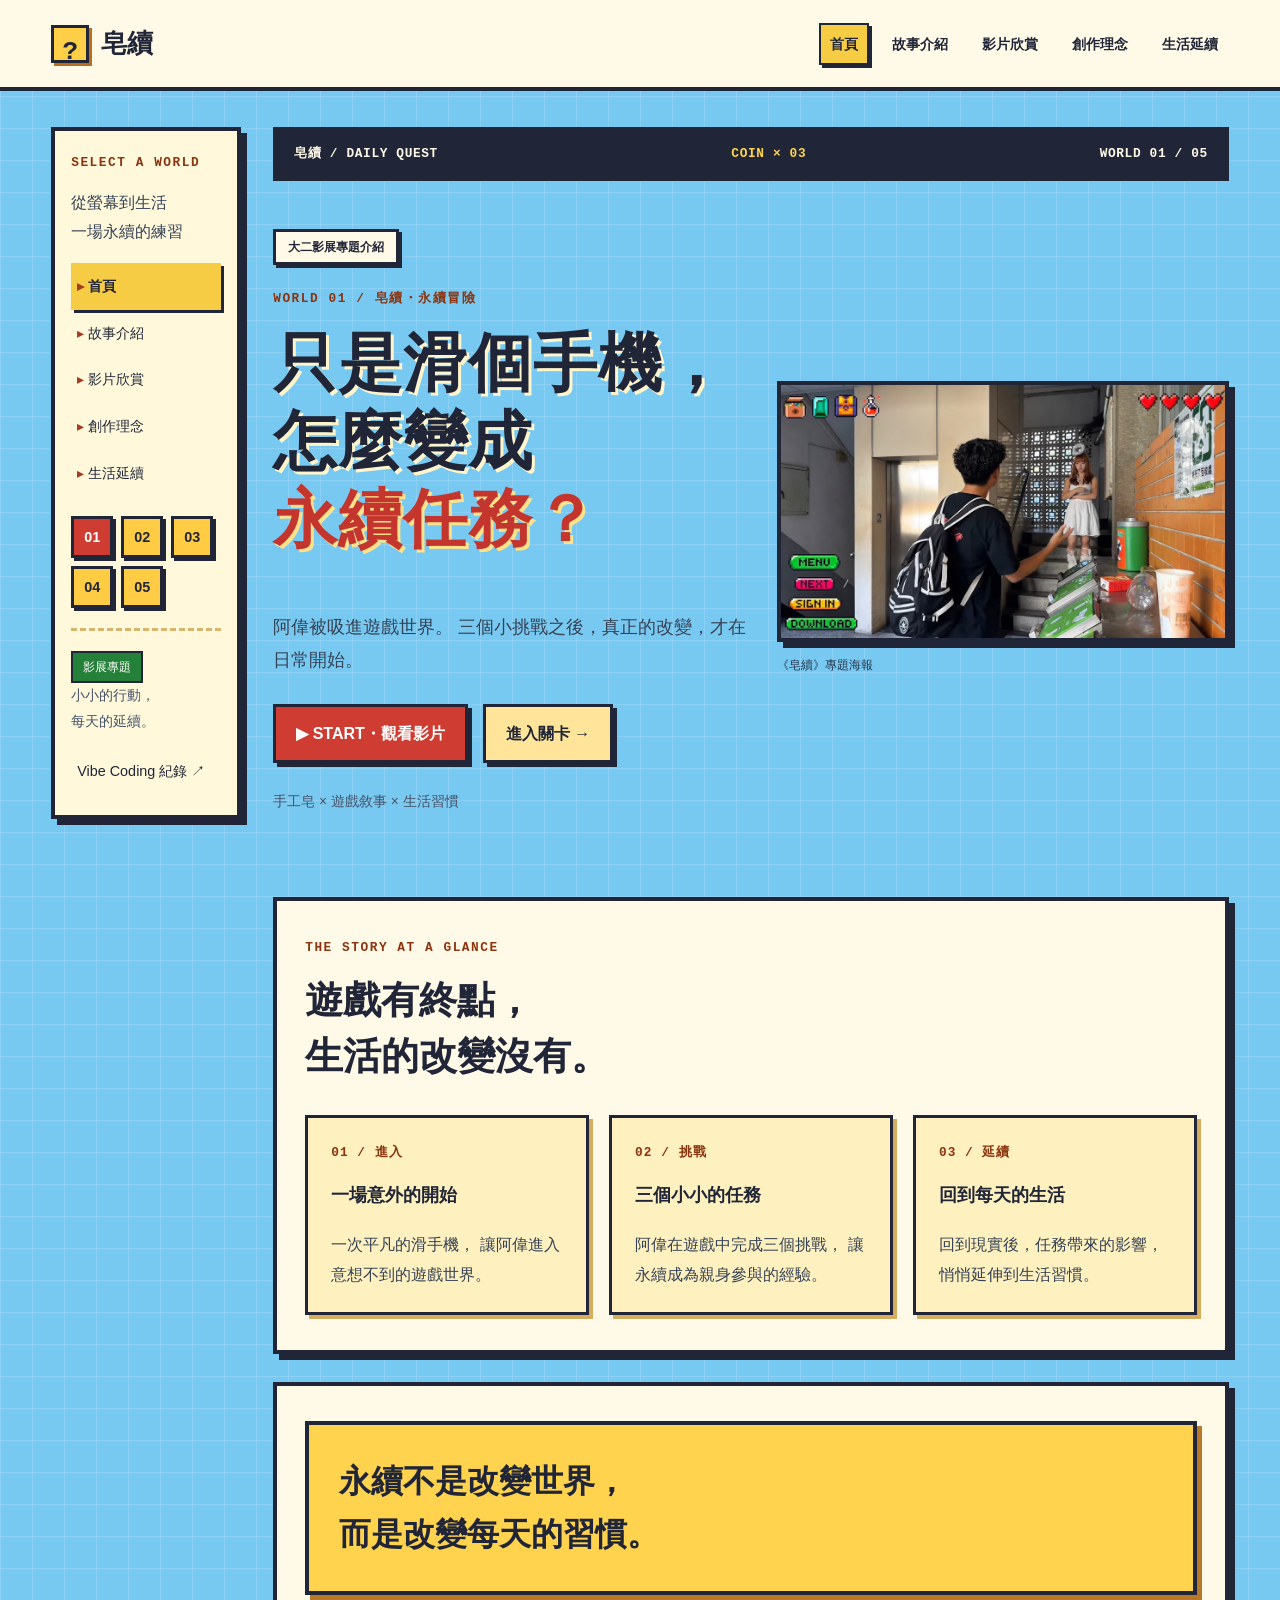
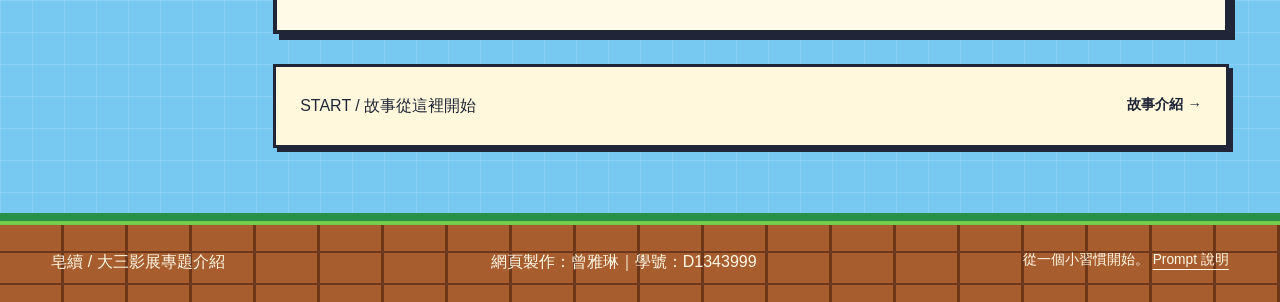
<file: index.html>
<!DOCTYPE html>
<html lang="zh-Hant">
<head>
    <meta charset="UTF-8">
    <meta name="viewport" content="width=device-width, initial-scale=1.0">

    <title>皂續｜從遊戲開始，讓永續走進生活</title>

    <!-- SEO 網站介紹 -->
    <meta name="description"
          content="阿偉只是滑手機，卻被吸進永續任務！透過三個小挑戰，探索手工皂與永續生活的連結。">
    <meta name="robots" content="index,follow">
    <meta name="theme-color" content="#78c9f2">

    <!-- 社群分享資訊 -->
    <meta property="og:type" content="website">
    <meta property="og:locale" content="zh_TW">
    <meta property="og:title" content="皂續｜永續生活的闖關冒險">
    <meta property="og:description"
          content="遊戲有終點，生活的改變沒有。一起跟著阿偉展開永續任務。">

    <meta name="twitter:card" content="summary">
    <meta name="twitter:title" content="皂續｜永續生活的闖關冒險">
    <meta name="twitter:description"
          content="從遊戲世界回到日常，讓永續成為每天的習慣。">

    <!-- 網站圖示 -->
    <link rel="icon" href="images/favicon.svg" type="image/svg+xml">

    <!-- 分開的 CSS 檔案 -->
    <link rel="stylesheet" href="css/base.css">
    <link rel="stylesheet" href="css/layout.css">
    <link rel="stylesheet" href="css/components.css">
    <link rel="stylesheet" href="css/responsive.css">

    <!-- JavaScript -->
    <script src="js/main.js" defer></script>

    <!-- SEO 結構化資料 -->
    <script type="application/ld+json">
    {
        "@context": "https://schema.org",
        "@type": "WebPage",
        "name": "皂續｜從遊戲開始，讓永續走進生活",
        "description": "介紹阿偉進入遊戲世界、完成永續任務的影展專題。",
        "inLanguage": "zh-Hant",
        "about": {
            "@type": "CreativeWork",
            "name": "皂續",
            "sameAs": "https://youtu.be/EJ3cylweSbk"
        }
    }
    </script>
</head>

<body>
    <!-- 鍵盤操作可直接跳到內容 -->
    <a class="skip" href="#main">跳至主要內容</a>

    <!-- 頁首與主要導覽列 -->
    <header class="header">
        <a class="brand" href="index.html">
            <span aria-hidden="true">?</span>
            皂續
        </a>

        <nav class="nav" aria-label="主要導覽">
            <a href="index.html" aria-current="page">首頁</a>
            <a href="story.html">故事介紹</a>
            <a href="watch.html">影片欣賞</a>
            <a href="concept.html">創作理念</a>
            <a href="daily.html">生活延續</a>
        </nav>
    </header>

    <!-- CSS Grid：側邊欄與主要內容 -->
    <div class="shell">

        <!-- 側邊欄 -->
        <aside class="sidebar" aria-label="專題側邊欄">
            <p class="eyebrow">SELECT A WORLD</p>

            <p class="sidebar-caption">
                從螢幕到生活<br>
                一場永續的練習
            </p>

            <nav class="side-links" aria-label="分頁導覽">
                <a href="index.html" aria-current="page">首頁</a>
                <a href="story.html">故事介紹</a>
                <a href="watch.html">影片欣賞</a>
                <a href="concept.html">創作理念</a>
                <a href="daily.html">生活延續</a>
            </nav>

            <!-- 關卡選單 -->
            <nav class="level-strip" aria-label="關卡快速選擇">
                <a href="index.html"
                   aria-label="第1關：首頁"
                   aria-current="page">01</a>

                <a href="story.html"
                   aria-label="第2關：故事介紹">02</a>

                <a href="watch.html"
                   aria-label="第3關：影片欣賞">03</a>

                <a href="concept.html"
                   aria-label="第4關：創作理念">04</a>

                <a href="daily.html"
                   aria-label="第5關：生活延續">05</a>
            </nav>

            <div class="note">
                <span class="pill">影展專題</span>

                <p class="muted">
                    小小的行動，<br>
                    每天的延續。
                </p>

                <a href="PROMPTS.md">Vibe Coding 紀錄 ↗</a>
            </div>
        </aside>

        <!-- 主要內容 -->
        <main id="main">

            <!-- 遊戲狀態列 -->
            <div class="game-hud" aria-label="目前關卡">
                <span>皂續 / DAILY QUEST</span>
                <span class="coin">COIN × 03</span>
                <span>WORLD 01 / 05</span>
            </div>

            <!-- 首頁主視覺 -->
            <section class="hero">
                <div>
                    <span class="tag">大二影展專題介紹</span>

                    <p class="eyebrow">
                        WORLD 01 / 皂續・永續冒險
                    </p>

                    <h1>
                        只是滑個手機，<br>
                        怎麼變成<br>
                        <span class="accent">永續任務？</span>
                    </h1>

                    <p class="lead">
                        阿偉被吸進遊戲世界。
                        三個小挑戰之後，真正的改變，才在日常開始。
                    </p>

                    <div class="actions">
                        <a class="button" href="watch.html">
                            ▶ START・觀看影片
                        </a>

                        <a class="button secondary" href="story.html">
                            進入關卡 →
                        </a>
                    </div>

                    <p class="muted">
                        手工皂 × 遊戲敘事 × 生活習慣
                    </p>
                </div>

                <div class="art">
                    <figure>
                        <img
    src="images/poster.jpg"
    width="640"
    alt="皂續專題海報">

                        <figcaption>《皂續》專題海報</figcaption>
                    </figure>
                </div>
            </section>

            <!-- 故事概要 -->
            <section class="section" id="overview">
                <p class="eyebrow">THE STORY AT A GLANCE</p>

                <h2>
                    遊戲有終點，<br>
                    生活的改變沒有。
                </h2>

                <div class="grid">
                    <article class="card">
                        <p class="number">01 / 進入</p>
                        <h3>一場意外的開始</h3>

                        <p>
                            一次平凡的滑手機，
                            讓阿偉進入意想不到的遊戲世界。
                        </p>
                    </article>

                    <article class="card">
                        <p class="number">02 / 挑戰</p>
                        <h3>三個小小的任務</h3>

                        <p>
                            阿偉在遊戲中完成三個挑戰，
                            讓永續成為親身參與的經驗。
                        </p>
                    </article>

                    <article class="card">
                        <p class="number">03 / 延續</p>
                        <h3>回到每天的生活</h3>

                        <p>
                            回到現實後，任務帶來的影響，
                            悄悄延伸到生活習慣。
                        </p>
                    </article>
                </div>
            </section>

            <!-- 專題核心理念 -->
            <section class="section">
                <blockquote class="quote">
                    <p>
                        永續不是改變世界，<br>
                        而是改變每天的習慣。
                    </p>
                </blockquote>
            </section>

            <!-- 分頁連結 -->
            <nav class="pagination" aria-label="上一頁與下一頁">
                <span>START / 故事從這裡開始</span>
                <a href="story.html">故事介紹 →</a>
            </nav>

        </main>
    </div>

    <!-- 頁尾 -->
    <footer class="footer">
        <span>皂續 / 大三影展專題介紹</span>
<span>網頁製作：曾雅琳｜學號：D1343999</span>

        <span class="muted">
            從一個小習慣開始。
            <a href="PROMPTS.md">Prompt 說明</a>
        </span>
    </footer>
</body>
</html>
</file>
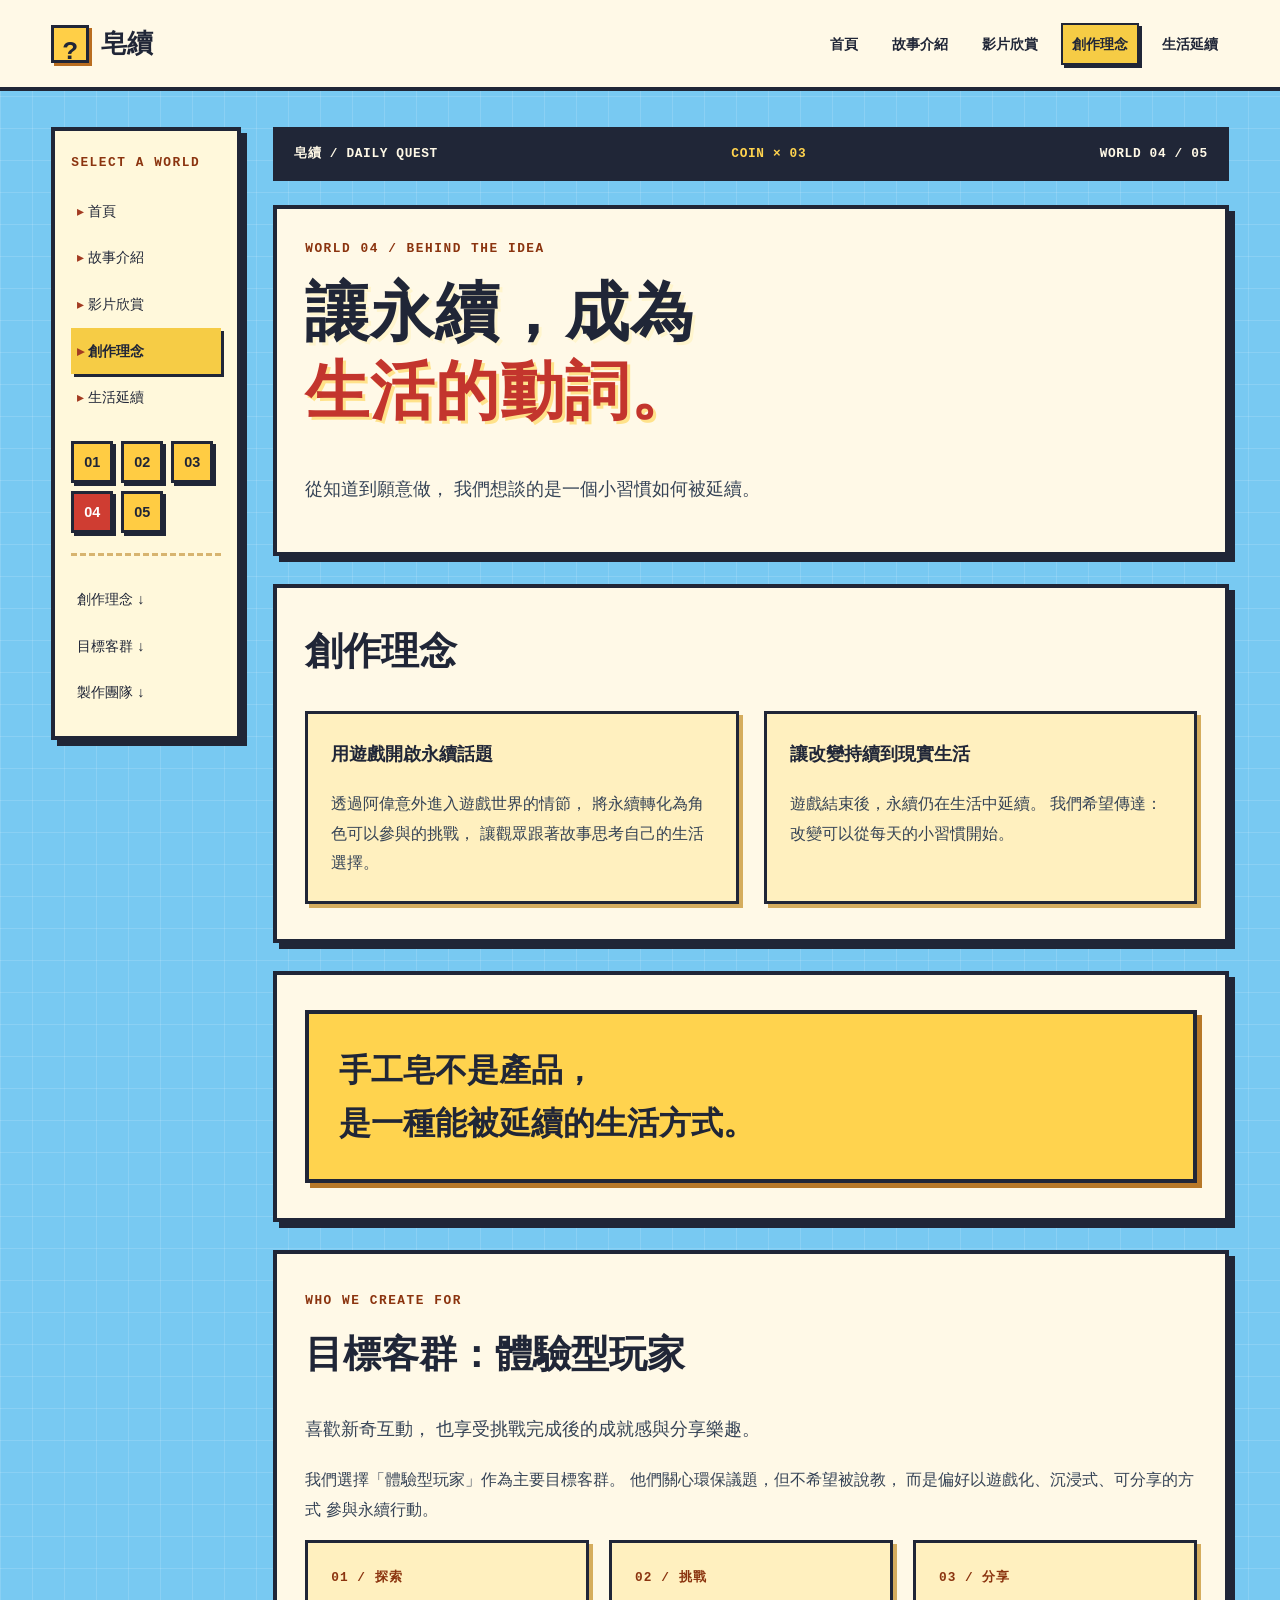
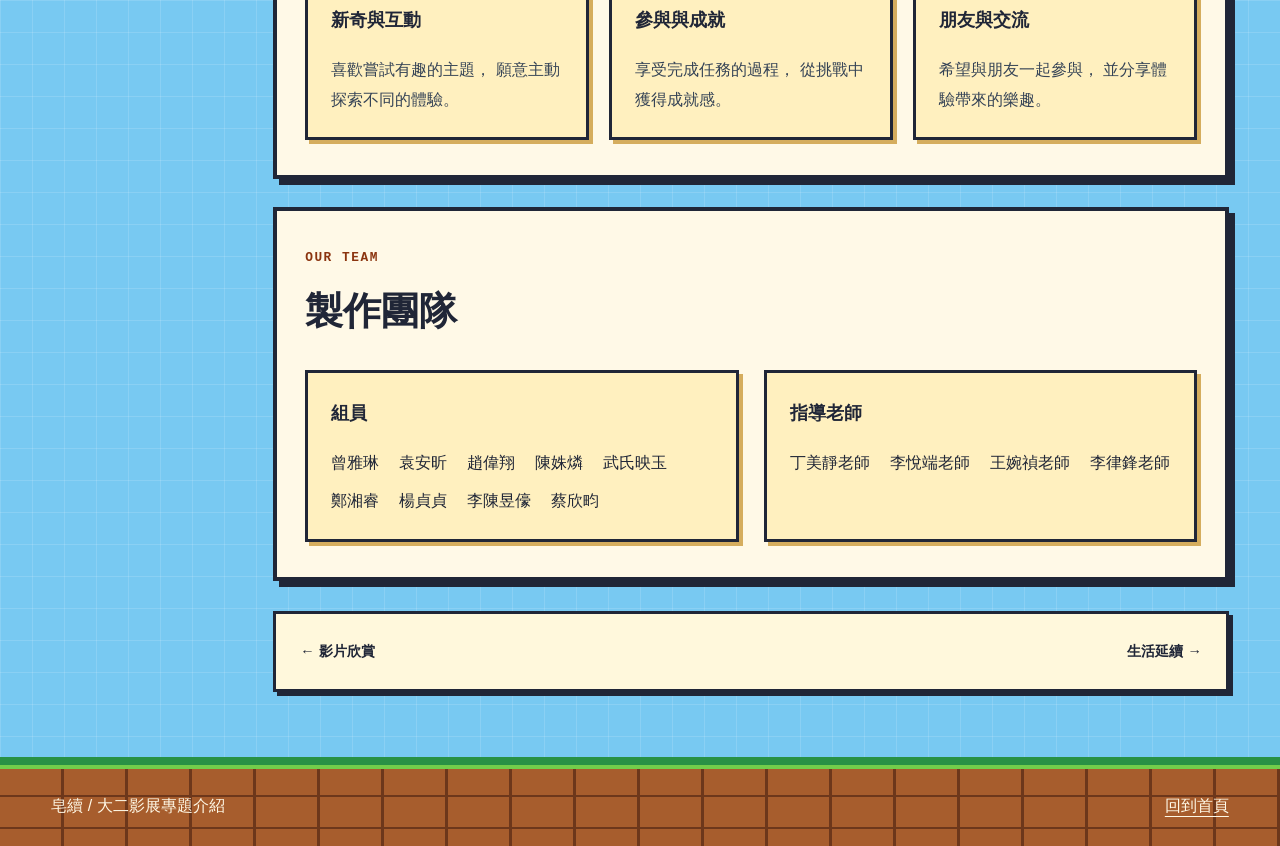
<file: concept.html>
<!DOCTYPE html>
<html lang="zh-Hant">
<head>
    <meta charset="UTF-8">
    <meta name="viewport" content="width=device-width, initial-scale=1.0">

    <title>創作理念與團隊｜皂續</title>
    <meta name="description"
          content="認識《皂續》的創作理念、體驗型玩家目標客群，以及製作團隊與指導老師。">
    <meta name="robots" content="index,follow">
    <meta name="theme-color" content="#78c9f2">

    <meta property="og:type" content="website">
    <meta property="og:locale" content="zh_TW">
    <meta property="og:title" content="創作理念與團隊｜皂續">
    <meta property="og:description"
          content="以遊戲化體驗連結手工皂與永續生活，讓改變成為每天的習慣。">

    <meta name="twitter:card" content="summary">
    <meta name="twitter:title" content="創作理念與團隊｜皂續">
    <meta name="twitter:description"
          content="認識皂續的創作理念、目標客群與製作團隊。">

    <link rel="stylesheet" href="css/base.css">
    <link rel="stylesheet" href="css/layout.css">
    <link rel="stylesheet" href="css/components.css">
    <link rel="stylesheet" href="css/responsive.css">

    <script type="application/ld+json">
    {
        "@context": "https://schema.org",
        "@type": "WebPage",
        "name": "創作理念與團隊｜皂續",
        "description": "介紹皂續的創作理念、目標客群與製作團隊。",
        "inLanguage": "zh-Hant",
        "about": {
            "@type": "CreativeWork",
            "name": "皂續",
            "sameAs": "https://youtu.be/EJ3cylweSbk"
        }
    }
    </script>
</head>

<body>
    <a class="skip" href="#main">跳至主要內容</a>

    <header class="header">
        <a class="brand" href="index.html">
            <span aria-hidden="true">?</span> 皂續
        </a>

        <nav class="nav" aria-label="主要導覽">
            <a href="index.html">首頁</a>
            <a href="story.html">故事介紹</a>
            <a href="watch.html">影片欣賞</a>
            <a href="concept.html" aria-current="page">創作理念</a>
            <a href="daily.html">生活延續</a>
        </nav>
    </header>

    <div class="shell">
        <aside class="sidebar" aria-label="專題側邊欄">
            <p class="eyebrow">SELECT A WORLD</p>

            <nav class="side-links" aria-label="分頁導覽">
                <a href="index.html">首頁</a>
                <a href="story.html">故事介紹</a>
                <a href="watch.html">影片欣賞</a>
                <a href="concept.html" aria-current="page">創作理念</a>
                <a href="daily.html">生活延續</a>
            </nav>

            <nav class="level-strip" aria-label="關卡快速選擇">
                <a href="index.html" aria-label="第1關：首頁">01</a>
                <a href="story.html" aria-label="第2關：故事介紹">02</a>
                <a href="watch.html" aria-label="第3關：影片欣賞">03</a>
                <a href="concept.html"
                   aria-label="第4關：創作理念"
                   aria-current="page">04</a>
                <a href="daily.html" aria-label="第5關：生活延續">05</a>
            </nav>

            <div class="note">
                <a href="#idea">創作理念 ↓</a>
                <a href="#audience">目標客群 ↓</a>
                <a href="#team">製作團隊 ↓</a>
            </div>
        </aside>

        <main id="main">
            <div class="game-hud" aria-label="目前關卡">
                <span>皂續 / DAILY QUEST</span>
                <span class="coin">COIN × 03</span>
                <span>WORLD 04 / 05</span>
            </div>

            <header class="page-head">
                <p class="eyebrow">WORLD 04 / BEHIND THE IDEA</p>

                <h1>
                    讓永續，成為<br>
                    <span class="accent">生活的動詞。</span>
                </h1>

                <p class="lead">
                    從知道到願意做，
                    我們想談的是一個小習慣如何被延續。
                </p>
            </header>

            <section class="section" id="idea">
                <h2>創作理念</h2>

                <div class="split">
                    <article class="card">
                        <h3>用遊戲開啟永續話題</h3>
                        <p>
                            透過阿偉意外進入遊戲世界的情節，
                            將永續轉化為角色可以參與的挑戰，
                            讓觀眾跟著故事思考自己的生活選擇。
                        </p>
                    </article>

                    <article class="card">
                        <h3>讓改變持續到現實生活</h3>
                        <p>
                            遊戲結束後，永續仍在生活中延續。
                            我們希望傳達：
                            改變可以從每天的小習慣開始。
                        </p>
                    </article>
                </div>
            </section>

            <section class="section">
                <blockquote class="quote">
                    <p>
                        手工皂不是產品，<br>
                        是一種能被延續的生活方式。
                    </p>
                </blockquote>
            </section>

            <section class="section" id="audience">
                <p class="eyebrow">WHO WE CREATE FOR</p>
                <h2>目標客群：體驗型玩家</h2>

                <p class="lead">
                    喜歡新奇互動，
                    也享受挑戰完成後的成就感與分享樂趣。
                </p>

                <p>
                    我們選擇「體驗型玩家」作為主要目標客群。
                    他們關心環保議題，但不希望被說教，
                    而是偏好以遊戲化、沉浸式、可分享的方式
                    參與永續行動。
                </p>

                <div class="grid">
                    <article class="card">
                        <p class="number">01 / 探索</p>
                        <h3>新奇與互動</h3>
                        <p>
                            喜歡嘗試有趣的主題，
                            願意主動探索不同的體驗。
                        </p>
                    </article>

                    <article class="card">
                        <p class="number">02 / 挑戰</p>
                        <h3>參與與成就</h3>
                        <p>
                            享受完成任務的過程，
                            從挑戰中獲得成就感。
                        </p>
                    </article>

                    <article class="card">
                        <p class="number">03 / 分享</p>
                        <h3>朋友與交流</h3>
                        <p>
                            希望與朋友一起參與，
                            並分享體驗帶來的樂趣。
                        </p>
                    </article>
                </div>
            </section>

            <section class="section" id="team">
                <p class="eyebrow">OUR TEAM</p>
                <h2>製作團隊</h2>

                <div class="split">
                    <article class="card">
                        <h3>組員</h3>
                        <ul class="name-list">
                            <li>曾雅琳</li>
                            <li>袁安昕</li>
                            <li>趙偉翔</li>
                            <li>陳姝燐</li>
                            <li>武氏映玉</li>
                            <li>鄭湘睿</li>
                            <li>楊貞貞</li>
                            <li>李陳昱儫</li>
                            <li>蔡欣畇</li>
                        </ul>
                    </article>

                    <article class="card">
                        <h3>指導老師</h3>
                        <ul class="name-list">
                            <li>丁美靜老師</li>
                            <li>李悅端老師</li>
                            <li>王婉禎老師</li>
                            <li>李律鋒老師</li>
                        </ul>
                    </article>
                </div>
            </section>

            <nav class="pagination" aria-label="上一頁與下一頁">
                <a href="watch.html">← 影片欣賞</a>
                <a href="daily.html">生活延續 →</a>
            </nav>
        </main>
    </div>

    <footer class="footer">
        <span>皂續 / 大二影展專題介紹</span>
        <a href="index.html">回到首頁</a>
    </footer>
</body>
</html>
</file>
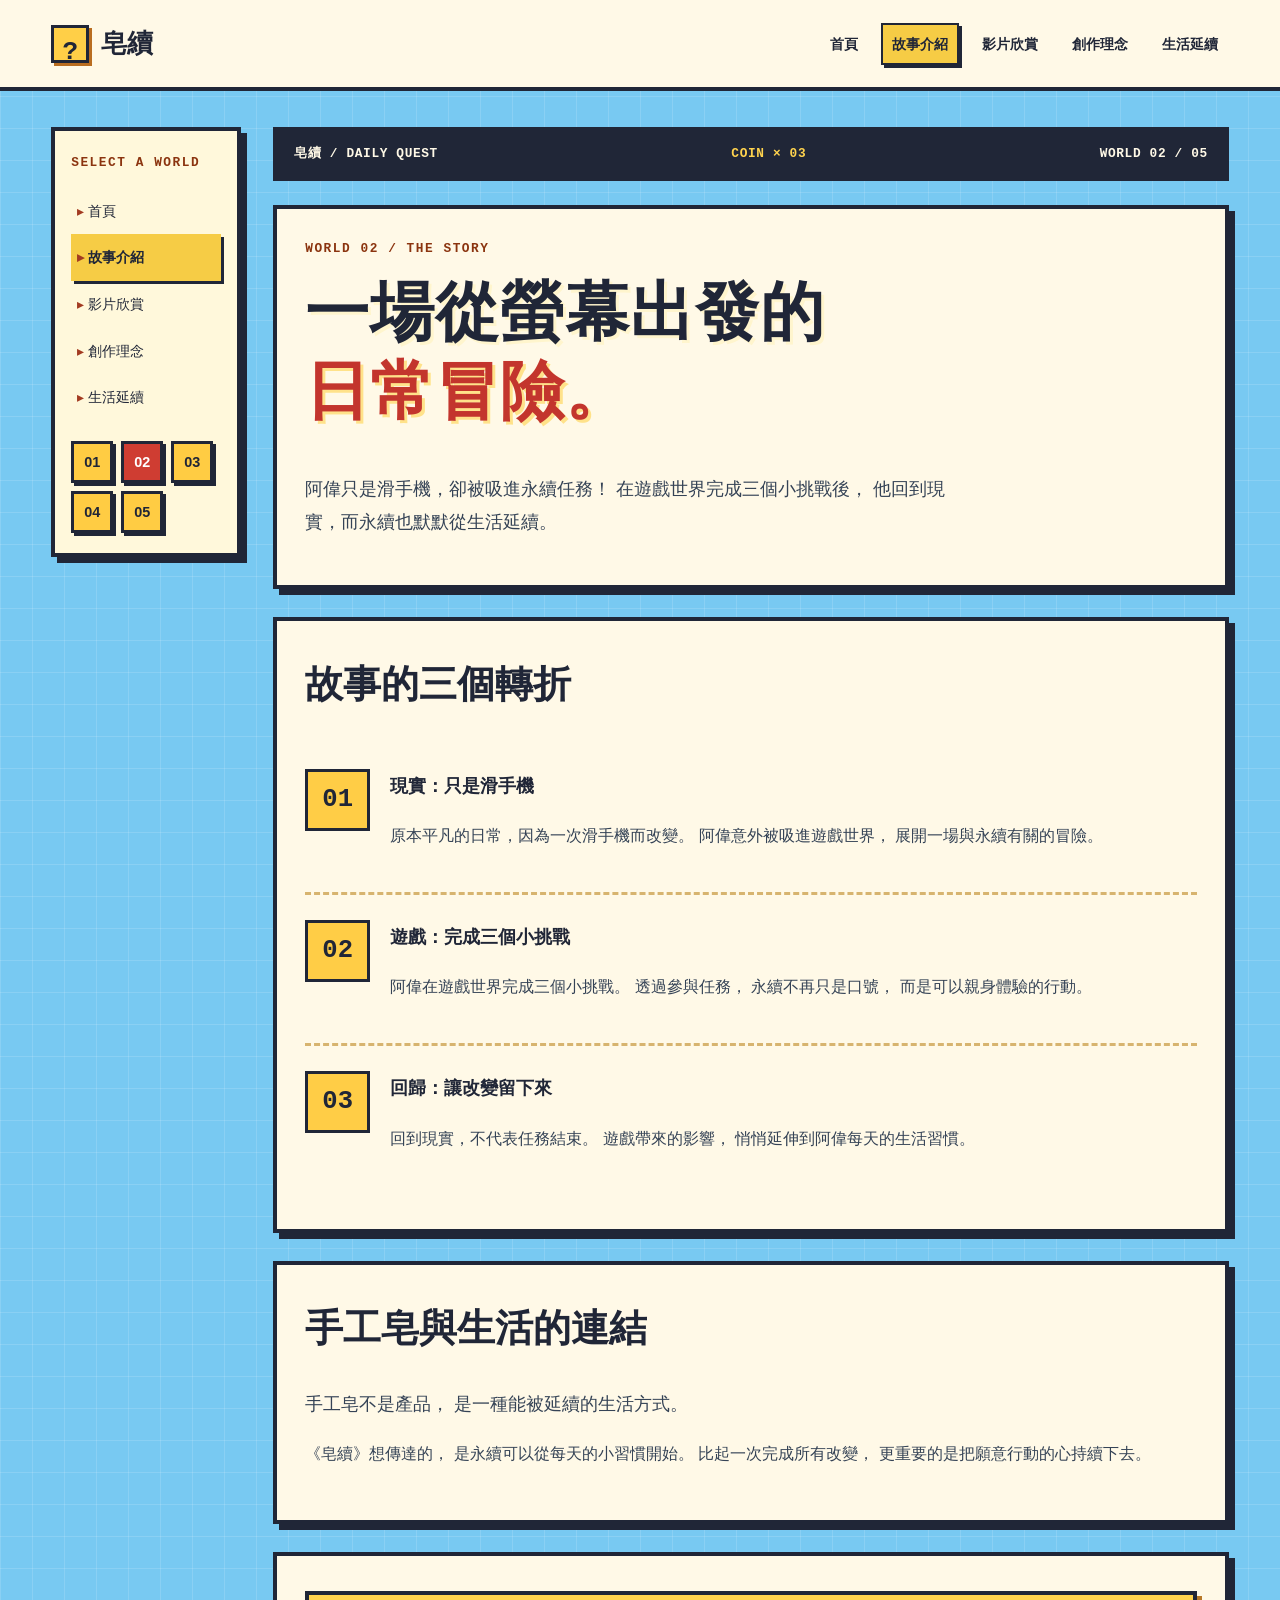
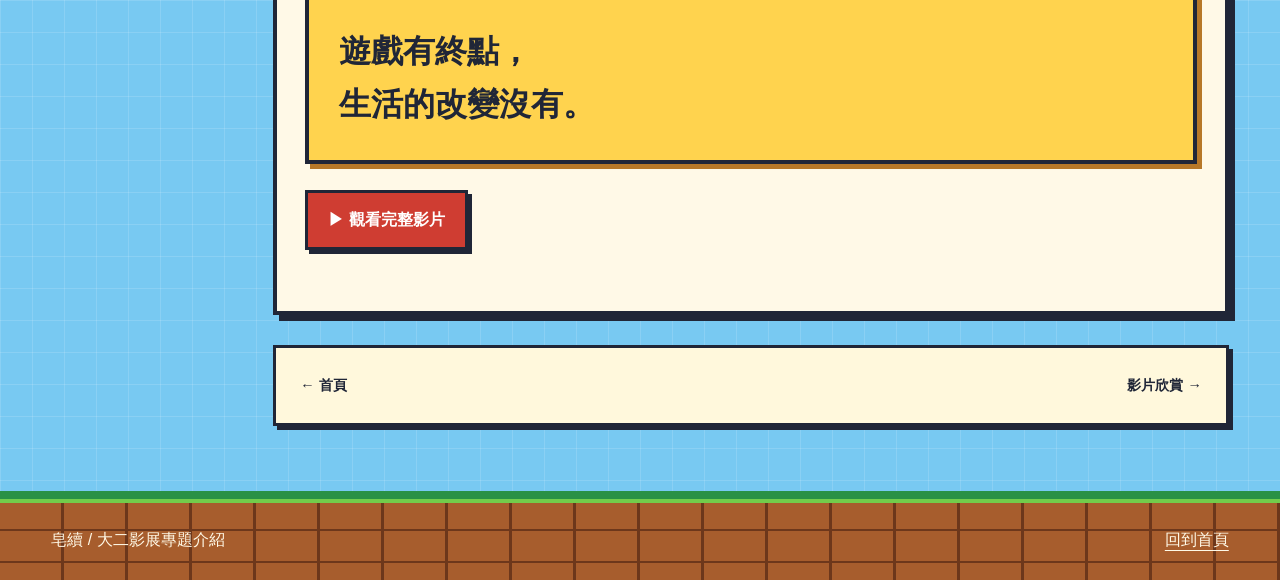
<file: story.html>
<!DOCTYPE html>
<html lang="zh-Hant">
<head>
    <meta charset="UTF-8">
    <meta name="viewport" content="width=device-width, initial-scale=1.0">

    <title>故事介紹｜皂續</title>
    <meta name="description"
          content="阿偉意外被吸進永續遊戲世界，完成三個挑戰後回到現實，讓永續從任務延續到日常生活。">
    <meta name="robots" content="index,follow">
    <meta name="theme-color" content="#78c9f2">

    <meta property="og:type" content="website">
    <meta property="og:locale" content="zh_TW">
    <meta property="og:title" content="故事介紹｜皂續">
    <meta property="og:description"
          content="從滑手機到進入遊戲，跟著阿偉展開永續冒險。">

    <meta name="twitter:card" content="summary">
    <meta name="twitter:title" content="故事介紹｜皂續">
    <meta name="twitter:description"
          content="遊戲有終點，生活的改變沒有。">

    <link rel="stylesheet" href="css/base.css">
    <link rel="stylesheet" href="css/layout.css">
    <link rel="stylesheet" href="css/components.css">
    <link rel="stylesheet" href="css/responsive.css">

    <script type="application/ld+json">
    {
        "@context": "https://schema.org",
        "@type": "WebPage",
        "name": "故事介紹｜皂續",
        "description": "介紹皂續影展專題的故事大綱。",
        "inLanguage": "zh-Hant",
        "about": {
            "@type": "CreativeWork",
            "name": "皂續",
            "sameAs": "https://youtu.be/EJ3cylweSbk"
        }
    }
    </script>
</head>

<body>
    <a class="skip" href="#main">跳至主要內容</a>

    <header class="header">
        <a class="brand" href="index.html">
            <span aria-hidden="true">?</span> 皂續
        </a>

        <nav class="nav" aria-label="主要導覽">
            <a href="index.html">首頁</a>
            <a href="story.html" aria-current="page">故事介紹</a>
            <a href="watch.html">影片欣賞</a>
            <a href="concept.html">創作理念</a>
            <a href="daily.html">生活延續</a>
        </nav>
    </header>

    <div class="shell">
        <aside class="sidebar" aria-label="專題側邊欄">
            <p class="eyebrow">SELECT A WORLD</p>

            <nav class="side-links" aria-label="分頁導覽">
                <a href="index.html">首頁</a>
                <a href="story.html" aria-current="page">故事介紹</a>
                <a href="watch.html">影片欣賞</a>
                <a href="concept.html">創作理念</a>
                <a href="daily.html">生活延續</a>
            </nav>

            <nav class="level-strip" aria-label="關卡快速選擇">
                <a href="index.html" aria-label="第1關：首頁">01</a>
                <a href="story.html"
                   aria-label="第2關：故事介紹"
                   aria-current="page">02</a>
                <a href="watch.html" aria-label="第3關：影片欣賞">03</a>
                <a href="concept.html" aria-label="第4關：創作理念">04</a>
                <a href="daily.html" aria-label="第5關：生活延續">05</a>
            </nav>
        </aside>

        <main id="main">
            <div class="game-hud" aria-label="目前關卡">
                <span>皂續 / DAILY QUEST</span>
                <span class="coin">COIN × 03</span>
                <span>WORLD 02 / 05</span>
            </div>

            <header class="page-head">
                <p class="eyebrow">WORLD 02 / THE STORY</p>

                <h1>
                    一場從螢幕出發的<br>
                    <span class="accent">日常冒險。</span>
                </h1>

                <p class="lead">
                    阿偉只是滑手機，卻被吸進永續任務！
                    在遊戲世界完成三個小挑戰後，
                    他回到現實，而永續也默默從生活延續。
                </p>
            </header>

            <section class="section">
                <h2>故事的三個轉折</h2>

                <div class="flow">
                    <article>
                        <div>
                            <h3>現實：只是滑手機</h3>
                            <p>
                                原本平凡的日常，因為一次滑手機而改變。
                                阿偉意外被吸進遊戲世界，
                                展開一場與永續有關的冒險。
                            </p>
                        </div>
                    </article>

                    <article>
                        <div>
                            <h3>遊戲：完成三個小挑戰</h3>
                            <p>
                                阿偉在遊戲世界完成三個小挑戰。
                                透過參與任務，
                                永續不再只是口號，
                                而是可以親身體驗的行動。
                            </p>
                        </div>
                    </article>

                    <article>
                        <div>
                            <h3>回歸：讓改變留下來</h3>
                            <p>
                                回到現實，不代表任務結束。
                                遊戲帶來的影響，
                                悄悄延伸到阿偉每天的生活習慣。
                            </p>
                        </div>
                    </article>
                </div>
            </section>

            <section class="section">
                <h2>手工皂與生活的連結</h2>

                <p class="lead">
                    手工皂不是產品，
                    是一種能被延續的生活方式。
                </p>

                <p>
                    《皂續》想傳達的，
                    是永續可以從每天的小習慣開始。
                    比起一次完成所有改變，
                    更重要的是把願意行動的心持續下去。
                </p>
            </section>

            <section class="section">
                <blockquote class="quote">
                    <p>
                        遊戲有終點，<br>
                        生活的改變沒有。
                    </p>
                </blockquote>

                <div class="actions">
                    <a class="button" href="watch.html">
                        ▶ 觀看完整影片
                    </a>
                </div>
            </section>

            <nav class="pagination" aria-label="上一頁與下一頁">
                <a href="index.html">← 首頁</a>
                <a href="watch.html">影片欣賞 →</a>
            </nav>
        </main>
    </div>

    <footer class="footer">
        <span>皂續 / 大二影展專題介紹</span>
        <a href="index.html">回到首頁</a>
    </footer>
</body>
</html>
</file>
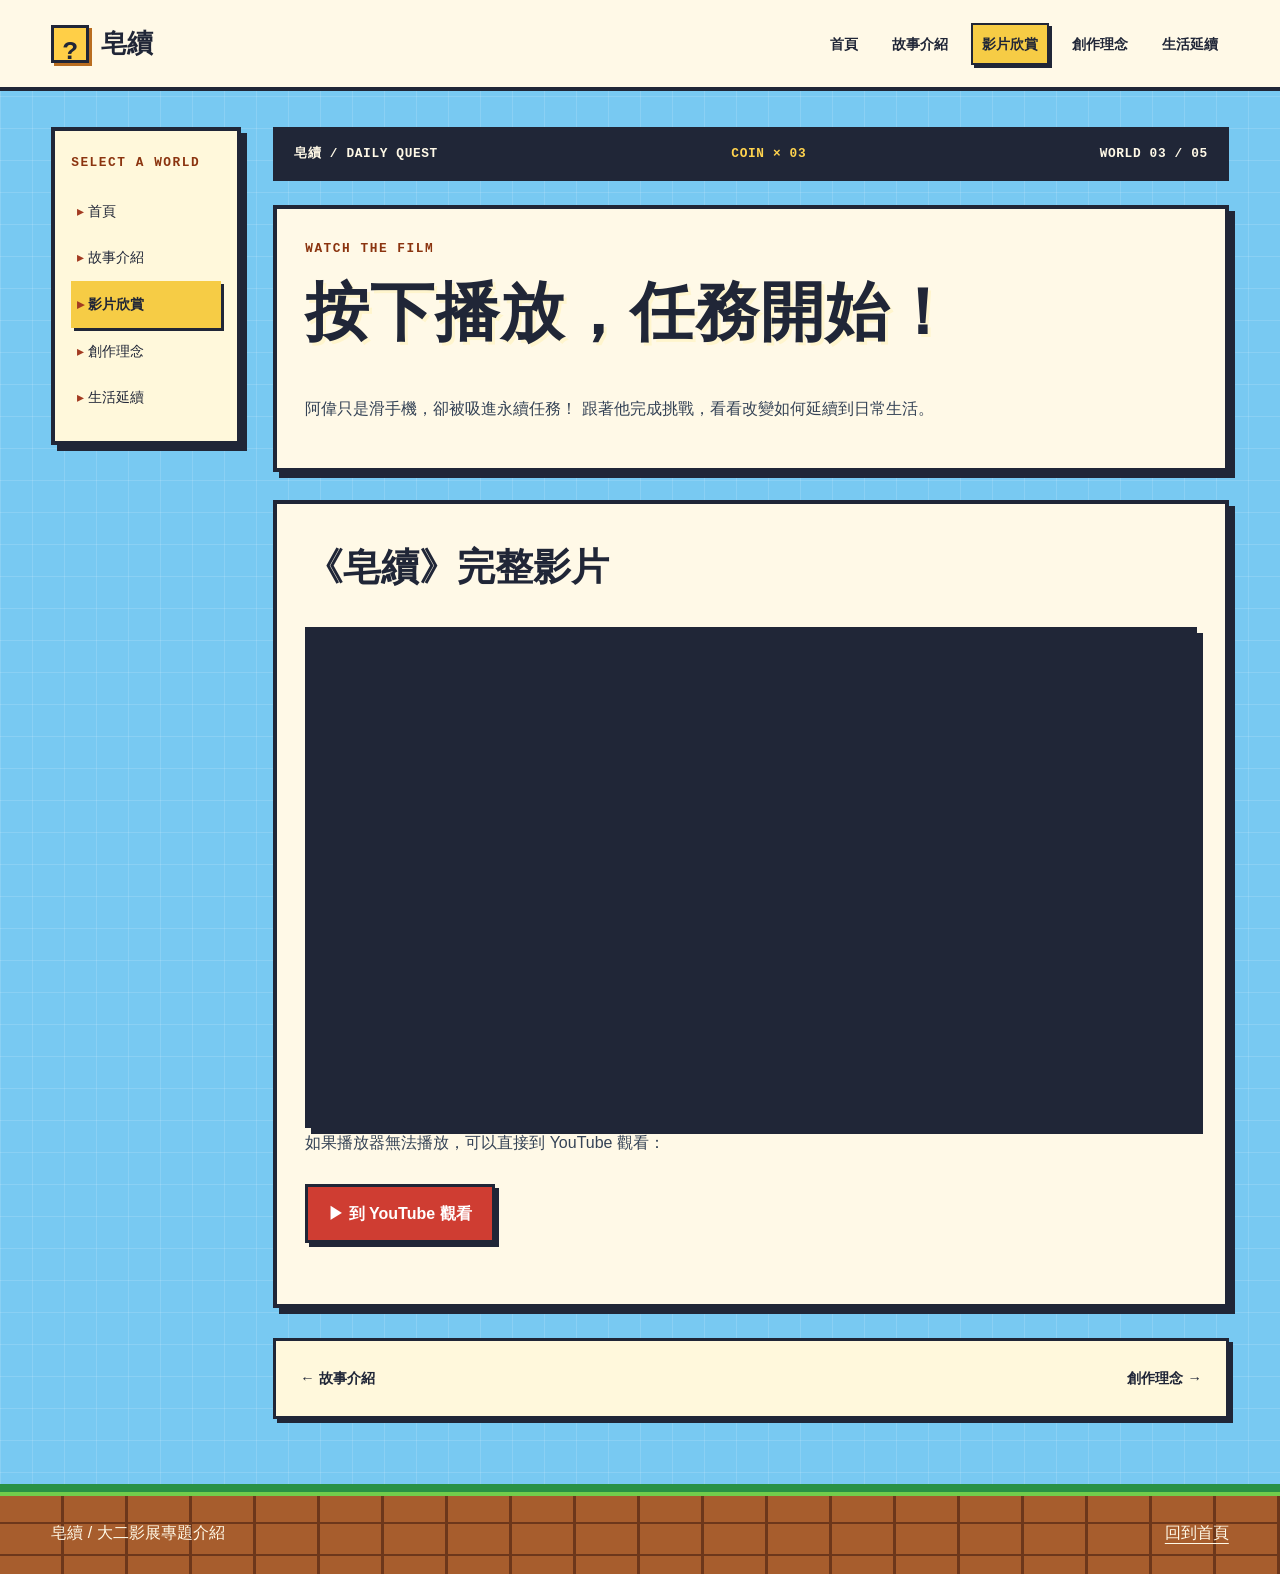
<file: watch.html>
<!DOCTYPE html>
<html lang="zh-Hant">
<head>
    <meta charset="UTF-8">
    <meta name="viewport" content="width=device-width, initial-scale=1.0">

    <title>影片欣賞｜皂續</title>
    <meta name="description"
          content="觀看《皂續》影展專題，跟著阿偉進入遊戲世界，探索永續生活。">

    <link rel="stylesheet" href="css/base.css">
    <link rel="stylesheet" href="css/layout.css">
    <link rel="stylesheet" href="css/components.css">
    <link rel="stylesheet" href="css/responsive.css">
</head>

<body>
    <header class="header">
        <a class="brand" href="index.html">
            <span aria-hidden="true">?</span> 皂續
        </a>

        <nav class="nav" aria-label="主要導覽">
            <a href="index.html">首頁</a>
            <a href="story.html">故事介紹</a>
            <a href="watch.html" aria-current="page">影片欣賞</a>
            <a href="concept.html">創作理念</a>
            <a href="daily.html">生活延續</a>
        </nav>
    </header>

    <div class="shell">
        <aside class="sidebar" aria-label="專題側邊欄">
            <p class="eyebrow">SELECT A WORLD</p>

            <nav class="side-links" aria-label="分頁導覽">
                <a href="index.html">首頁</a>
                <a href="story.html">故事介紹</a>
                <a href="watch.html" aria-current="page">影片欣賞</a>
                <a href="concept.html">創作理念</a>
                <a href="daily.html">生活延續</a>
            </nav>
        </aside>

        <main id="main">
            <div class="game-hud">
                <span>皂續 / DAILY QUEST</span>
                <span class="coin">COIN × 03</span>
                <span>WORLD 03 / 05</span>
            </div>

            <header class="page-head">
                <p class="eyebrow">WATCH THE FILM</p>
                <h1>按下播放，任務開始！</h1>
                <p>
                    阿偉只是滑手機，卻被吸進永續任務！
                    跟著他完成挑戰，看看改變如何延續到日常生活。
                </p>
            </header>

            <section class="section" aria-label="皂續專題影片">
                <h2>《皂續》完整影片</h2>

                <div class="video">
                    <iframe
                        src="https://www.youtube-nocookie.com/embed/EJ3cylweSbk"
                        title="皂續影展專題影片"
                        style="width:100%; aspect-ratio:16/9; border:0;"
                        referrerpolicy="strict-origin-when-cross-origin"
                        allow="accelerometer; autoplay; clipboard-write; encrypted-media; gyroscope; picture-in-picture; web-share"
                        allowfullscreen>
                    </iframe>
                </div>

                <p>如果播放器無法播放，可以直接到 YouTube 觀看：</p>

                <div class="actions">
                    <a class="button"
                       href="https://youtu.be/EJ3cylweSbk"
                       target="_blank"
                       rel="noopener noreferrer">
                        ▶ 到 YouTube 觀看
                    </a>
                </div>
            </section>

            <nav class="pagination" aria-label="上一頁與下一頁">
                <a href="story.html">← 故事介紹</a>
                <a href="concept.html">創作理念 →</a>
            </nav>
        </main>
    </div>

    <footer class="footer">
        <span>皂續 / 大二影展專題介紹</span>
        <a href="index.html">回到首頁</a>
    </footer>
</body>
</html>
</file>
<file: css/base.css>
/* 讓元素寬度包含內距與框線 */
* {
    box-sizing: border-box;
}

html {
    scroll-behavior: smooth;
}

/* 藍天背景與像素格線 */
body {
    margin: 0;
    background-color: #78c9f2;
    background-image:
        linear-gradient(#ffffff22 1px, transparent 1px),
        linear-gradient(90deg, #ffffff22 1px, transparent 1px);
    background-size: 32px 32px;

    color: #202637;
    font-family: "PingFang TC", "Microsoft JhengHei", sans-serif;
    line-height: 1.85;
}

a {
    color: inherit;
    text-underline-offset: 5px;
}

button,
input {
    font: inherit;
}

img {
    display: block;
    max-width: 100%;
    height: auto;
}

h1,
h2,
h3,
p {
    margin-top: 0;
}

/* 首頁大標題 */
h1 {
    font-size: clamp(2.6rem, 5vw, 5.1rem);
    line-height: 1.22;
    letter-spacing: 0.015em;
    font-weight: 900;
    text-shadow: 3px 3px 0 #fff5cd;
}

h2 {
    font-size: clamp(1.6rem, 3vw, 2.4rem);
    line-height: 1.45;
    font-weight: 900;
}

h3 {
    font-size: 1.15rem;
}

p {
    color: #354356;
}

/* 鍵盤操作時顯示焦點 */
a:focus-visible,
button:focus-visible,
input:focus-visible,
summary:focus-visible {
    outline: 4px dashed #842e05;
    outline-offset: 5px;
}

::selection {
    background: #ffdc55;
}

/* 跳至主要內容的無障礙連結 */
.skip {
    position: absolute;
    left: 12px;
    top: -100px;
    z-index: 9;
    padding: 10px;
    background: white;
}

.skip:focus {
    top: 8px;
}

/* 小標題 */
.eyebrow {
    font-family: monospace;
    font-size: 0.8rem;
    letter-spacing: 0.12em;
    font-weight: 900;
    text-transform: uppercase;
    color: #8b340f;
}

/* 補充文字 */
.muted {
    font-size: 0.86rem;
    color: #44536a;
}

/* 紅色重點文字 */
.accent {
    color: #c3352d;
    text-shadow: 3px 3px 0 #ffe28a;
}

/* 簡介文字 */
.lead {
    font-size: 1.13rem;
    max-width: 36em;
}

/* 只供螢幕閱讀器讀取 */
.sr-only {
    position: absolute;
    width: 1px;
    height: 1px;
    overflow: hidden;
    clip-path: inset(50%);
}
</file>
<file: css/layout.css>
/* 頁首與導覽列 */
.header {
    display: flex;
    align-items: center;
    justify-content: space-between;
    flex-wrap: wrap;
    gap: 24px;
    padding: 20px 4vw;
    border-bottom: 4px solid #202637;
    background: #fff9e7;
    max-width: 1600px;
    margin: auto;
}

.nav {
    display: flex;
    flex-wrap: wrap;
    align-items: center;
    gap: 12px;
}

/* Grid：側邊欄＋主要內容 */
.shell {
    display: grid;
    grid-template-columns: 190px minmax(0, 1fr);
    gap: 32px;
    max-width: 1480px;
    margin: auto;
    padding: 36px 4vw 65px;
}

/* 側邊欄 */
.sidebar {
    position: sticky;
    top: 24px;
    align-self: start;
    padding: 20px 16px;
    border: 4px solid #202637;
    background: #fff8db;
    box-shadow: 6px 6px 0 #202637;
}

.sidebar a {
    display: block;
    padding: 10px 6px;
    text-decoration: none;
    font-size: 0.9rem;
}

.sidebar .note {
    margin-top: 20px;
    padding-top: 20px;
    border-top: 3px dashed #d7b46f;
}

main {
    min-width: 0;
}

/* 首頁：文字與圖片雙欄 */
.hero {
    display: grid;
    grid-template-columns: 1.05fr 1fr;
    align-items: center;
    gap: 30px;
    padding: 24px 0 40px;
}

/* 三欄內容卡片 */
.grid {
    display: grid;
    grid-template-columns: repeat(3, minmax(0, 1fr));
    gap: 20px;
}

/* 雙欄內容 */
.split {
    display: grid;
    grid-template-columns: repeat(2, minmax(0, 1fr));
    gap: 25px;
}

/* 每個內容區塊 */
.section {
    margin: 28px 0;
    padding: 35px 28px;
    border: 4px solid #202637;
    background: #fff9e7;
    box-shadow: 6px 6px 0 #202637;
}

/* 分頁標題區 */
.page-head {
    padding: 28px;
    border: 4px solid #202637;
    background: #fff9e7;
    box-shadow: 6px 6px 0 #202637;
}

.page-head h1 {
    font-size: clamp(2.5rem, 5vw, 4.3rem);
}

/* 故事流程 */
.flow {
    counter-reset: steps;
}

.flow article {
    display: grid;
    grid-template-columns: 65px minmax(0, 1fr);
    gap: 20px;
    padding: 25px 0;
    border-bottom: 3px dashed #d7b46f;
}

.flow article:last-child {
    border-bottom: 0;
}

.flow article::before {
    counter-increment: steps;
    content: "0" counter(steps);
    display: grid;
    place-items: center;
    height: 56px;
    border: 3px solid #202637;
    background: #ffcd46;
    font-family: monospace;
    font-size: 1.6rem;
    font-weight: 900;
}

/* 頁尾：草地與磚塊地面 */
.footer {
    display: flex;
    justify-content: space-between;
    flex-wrap: wrap;
    gap: 20px;
    max-width: 1600px;
    margin: auto;
    padding: 26px 4vw;
    border-top: 8px solid #299145;
    color: #fff9e7;
    background-color: #a75d2d;
    background-image:
        linear-gradient(90deg, transparent 95%, #6d371b 95%),
        linear-gradient(transparent 93%, #6d371b 93%);
    background-size: 64px 32px;
    box-shadow: inset 0 4px 0 #72cd4b;
}

.footer .muted {
    color: #fff9e7;
}

/* 手機與平板先切換成單欄，避免內容擠在一起 */
@media (max-width: 900px) {
    .shell,
    .hero,
    .grid,
    .split {
        grid-template-columns: minmax(0, 1fr);
    }

    .sidebar {
        position: static;
    }

    .side-links {
        display: flex;
        flex-wrap: wrap;
        gap: 8px 16px;
    }
}
</file>
<file: css/components.css>
/* 網站名稱與問號磚塊 */
.brand {
    display: flex;
    align-items: center;
    gap: 12px;
    color: #202637;
    font-size: 1.6rem;
    font-weight: 900;
    text-decoration: none;
    white-space: nowrap;
}

.brand span {
    display: grid;
    place-items: center;
    width: 38px;
    height: 38px;
    border: 3px solid #202637;
    background: #ffcf47;
    box-shadow: 3px 3px 0 #b96d20;
    font-family: monospace;
    font-size: 26px;
}

/* 上方導覽列 */
.nav a {
    padding: 6px 9px;
    border: 2px solid transparent;
    font-size: 0.88rem;
    font-weight: 700;
    text-decoration: none;
    white-space: nowrap;
}

.nav a[aria-current="page"] {
    border-color: #202637;
    background: #f6cc45;
    box-shadow: 3px 3px 0 #202637;
}

/* 側邊欄目前頁面 */
.sidebar a[aria-current="page"] {
    background: #f6cc45;
    color: #202637;
    font-weight: 900;
    box-shadow: 3px 3px 0 #202637;
}

.side-links a::before {
    content: "▸ ";
    color: #a33b21;
}

/* 遊戲按鈕 */
.button {
    display: inline-flex;
    align-items: center;
    justify-content: center;
    gap: 12px;
    padding: 12px 20px;
    border: 3px solid #202637;
    background: #cf3d32;
    color: white;
    font-weight: 900;
    text-decoration: none;
    text-align: center;
    cursor: pointer;
    box-shadow: 4px 4px 0 #202637;
    transition: transform 0.12s, box-shadow 0.12s;
}

.button:hover {
    transform: translate(-2px, -2px);
    box-shadow: 6px 6px 0 #202637;
}

.button:active {
    transform: translate(3px, 3px);
    box-shadow: 1px 1px 0 #202637;
}

.button.secondary {
    background: #ffe49a;
    color: #202637;
}

.actions {
    display: flex;
    flex-wrap: wrap;
    gap: 15px;
    margin: 26px 0;
}

/* 首頁小標籤 */
.tag {
    display: inline-block;
    margin-bottom: 22px;
    padding: 4px 12px;
    border: 3px solid #202637;
    background: #fff9e7;
    box-shadow: 3px 3px 0 #202637;
    font-size: 0.75rem;
    font-weight: 800;
}

/* 圖片與圖片說明 */
.art {
    position: relative;
}

.art figure {
    margin: 0;
}

.art img {
    width: 100%;
    border: 4px solid #202637;
    box-shadow: 6px 6px 0 #202637;
}

.art figcaption {
    margin-top: 12px;
    color: #24364d;
    font-size: 0.75rem;
}

/* 內容卡片 */
.card {
    padding: 23px;
    border: 3px solid #202637;
    background: #fff0bf;
    box-shadow: 4px 4px 0 #d5ad5e;
}

.card .number {
    color: #8b340f;
    font-family: monospace;
    font-size: 0.8rem;
    font-weight: 900;
    letter-spacing: 0.08em;
}

.card p:last-child {
    margin-bottom: 0;
}

/* 核心理唸文字 */
.quote {
    margin: 0;
    padding: 30px;
    border: 4px solid #202637;
    background: #ffd34e;
    color: #202637;
    box-shadow: 5px 5px 0 #b77828;
    font-size: clamp(1.3rem, 2.6vw, 2rem);
    font-weight: 900;
    line-height: 1.65;
}

.quote p {
    margin: 0;
    color: inherit;
}

/* 影片播放器 */
.video {
    aspect-ratio: 16 / 9;
    overflow: hidden;
    border: 5px solid #202637;
    background: #202637;
    box-shadow: 6px 6px 0 #202637;
}

.video iframe {
    display: block;
    width: 100%;
    height: 100%;
    border: 0;
}

/* 上下頁按鈕 */
.pagination {
    display: flex;
    flex-wrap: wrap;
    justify-content: space-between;
    gap: 16px;
    margin-top: 30px;
    padding: 24px;
    border: 3px solid #202637;
    background: #fff8dc;
    box-shadow: 4px 4px 0 #202637;
}

.pagination a {
    font-size: 0.9rem;
    font-weight: 800;
    text-decoration: none;
}

/* 綠色分類標籤 */
.pill {
    display: inline-block;
    padding: 3px 10px;
    border: 2px solid #202637;
    background: #258039;
    color: white;
    font-size: 0.75rem;
}

/* 遊戲狀態列 */
.game-hud {
    display: flex;
    flex-wrap: wrap;
    justify-content: space-between;
    gap: 14px;
    margin-bottom: 24px;
    padding: 12px 18px;
    border: 3px solid #202637;
    background: #202637;
    color: #fff9e7;
    font-family: monospace;
    font-size: 0.8rem;
    font-weight: 800;
    letter-spacing: 0.05em;
}

.game-hud .coin {
    color: #ffd34e;
}

/* 關卡選擇方塊 */
.level-strip {
    display: flex;
    flex-wrap: wrap;
    gap: 8px;
    margin-top: 20px;
}

.level-strip a {
    display: grid;
    place-items: center;
    min-width: 42px;
    min-height: 42px;
    padding: 4px;
    border: 3px solid #202637;
    background: #ffcc43;
    color: #202637;
    box-shadow: 3px 3px 0 #202637;
    font-weight: 900;
    text-decoration: none;
}

.level-strip a[aria-current="page"] {
    background: #cf3d32;
    color: white;
}

.level-strip a:hover {
    background: #fff9e7;
    color: #202637;
}

/* 生活任務勾選 */
.checklist {
    display: grid;
    gap: 14px;
}

.checklist label {
    display: flex;
    align-items: center;
    gap: 12px;
    padding: 18px;
    border: 3px solid #202637;
    background: #fff0bf;
    cursor: pointer;
}

.checklist label:has(input:checked) {
    background: #d8edb8;
}

.checklist input {
    width: 23px;
    height: 23px;
    flex-shrink: 0;
    accent-color: #258039;
}

.meter {
    width: 100%;
    height: 20px;
    accent-color: #258039;
}

/* 補充資訊 */
.notice {
    padding: 16px 20px;
    border: 3px dashed #9b641c;
    background: #fff0bf;
    font-size: 0.9rem;
}

.fact {
    margin: 24px 0;
    padding: 3px 0 3px 18px;
    border-left: 4px solid #cf3d32;
}

/* 常見問題 */
.faq {
    padding: 20px 0;
    border-bottom: 3px dashed #d7b46f;
}

.faq summary {
    cursor: pointer;
    font-weight: 800;
}

.faq p {
    margin: 15px 0 0;
}

/* 組員與指導老師名單 */
.name-list {
    display: flex;
    flex-wrap: wrap;
    gap: 10px 20px;
    margin: 0;
    padding: 0;
    list-style: none;
}

.name-list li {
    line-height: 1.8;
}
</file>
<file: css/responsive.css>
/* 平板與較小的電腦螢幕 */
@media (max-width: 1150px) {
    .shell {
        grid-template-columns: 165px minmax(0, 1fr);
        gap: 25px;
    }

    .hero,
    .grid {
        grid-template-columns: minmax(0, 1fr);
    }

    .art {
        max-width: 560px;
        width: 100%;
        margin: auto;
    }

    .nav {
        gap: 5px;
    }
}

/* 平板直向 */
@media (max-width: 900px) {
    .shell {
        grid-template-columns: minmax(0, 1fr);
    }

    .sidebar {
        position: static;
    }

    .side-links {
        display: flex;
        flex-wrap: wrap;
        gap: 8px 16px;
    }
}

/* 手機 */
@media (max-width: 760px) {
    .header {
        padding: 16px 5vw;
        gap: 14px;
    }

    .nav {
        width: 100%;
        gap: 7px;
    }

    .nav a {
        padding: 7px;
        font-size: 0.85rem;
    }

    .shell {
        padding: 24px 5vw 40px;
        gap: 25px;
    }

    .sidebar {
        width: 100%;
        padding: 16px;
    }

    .sidebar a {
        padding: 7px;
    }

    .hero,
    .grid,
    .split {
        grid-template-columns: minmax(0, 1fr);
    }

    .hero {
        padding: 0 0 12px;
        gap: 25px;
    }

    .hero h1 {
        font-size: clamp(2rem, 9vw, 3.6rem);
    }

    .card {
        padding: 20px;
    }

    .section {
        margin: 24px 0;
        padding: 25px 18px;
    }

    .quote {
        padding: 20px;
    }

    .page-head {
        padding: 23px 18px;
    }

    .page-head h1 {
        font-size: clamp(2rem, 8vw, 3rem);
    }

    .actions .button {
        flex-grow: 1;
    }

    .game-hud {
        padding: 10px;
        gap: 8px 15px;
        font-size: 0.75rem;
    }

    .flow article {
        grid-template-columns: 43px minmax(0, 1fr);
        gap: 12px;
    }

    .flow article::before {
        height: 43px;
        font-size: 1.2rem;
    }

    .pagination {
        padding: 18px;
    }

    .footer {
        flex-direction: column;
        padding: 24px 5vw;
        gap: 8px;
    }

    /* 長網址或文字不超出手機畫面 */
    main,
    .card,
    .footer {
        overflow-wrap: anywhere;
    }
}

/* 配合使用者的減少動態效果設定 */
@media (prefers-reduced-motion: reduce) {
    html {
        scroll-behavior: auto;
    }

    *,
    *::before,
    *::after {
        transition: none !important;
        animation: none !important;
    }
}
</file>
